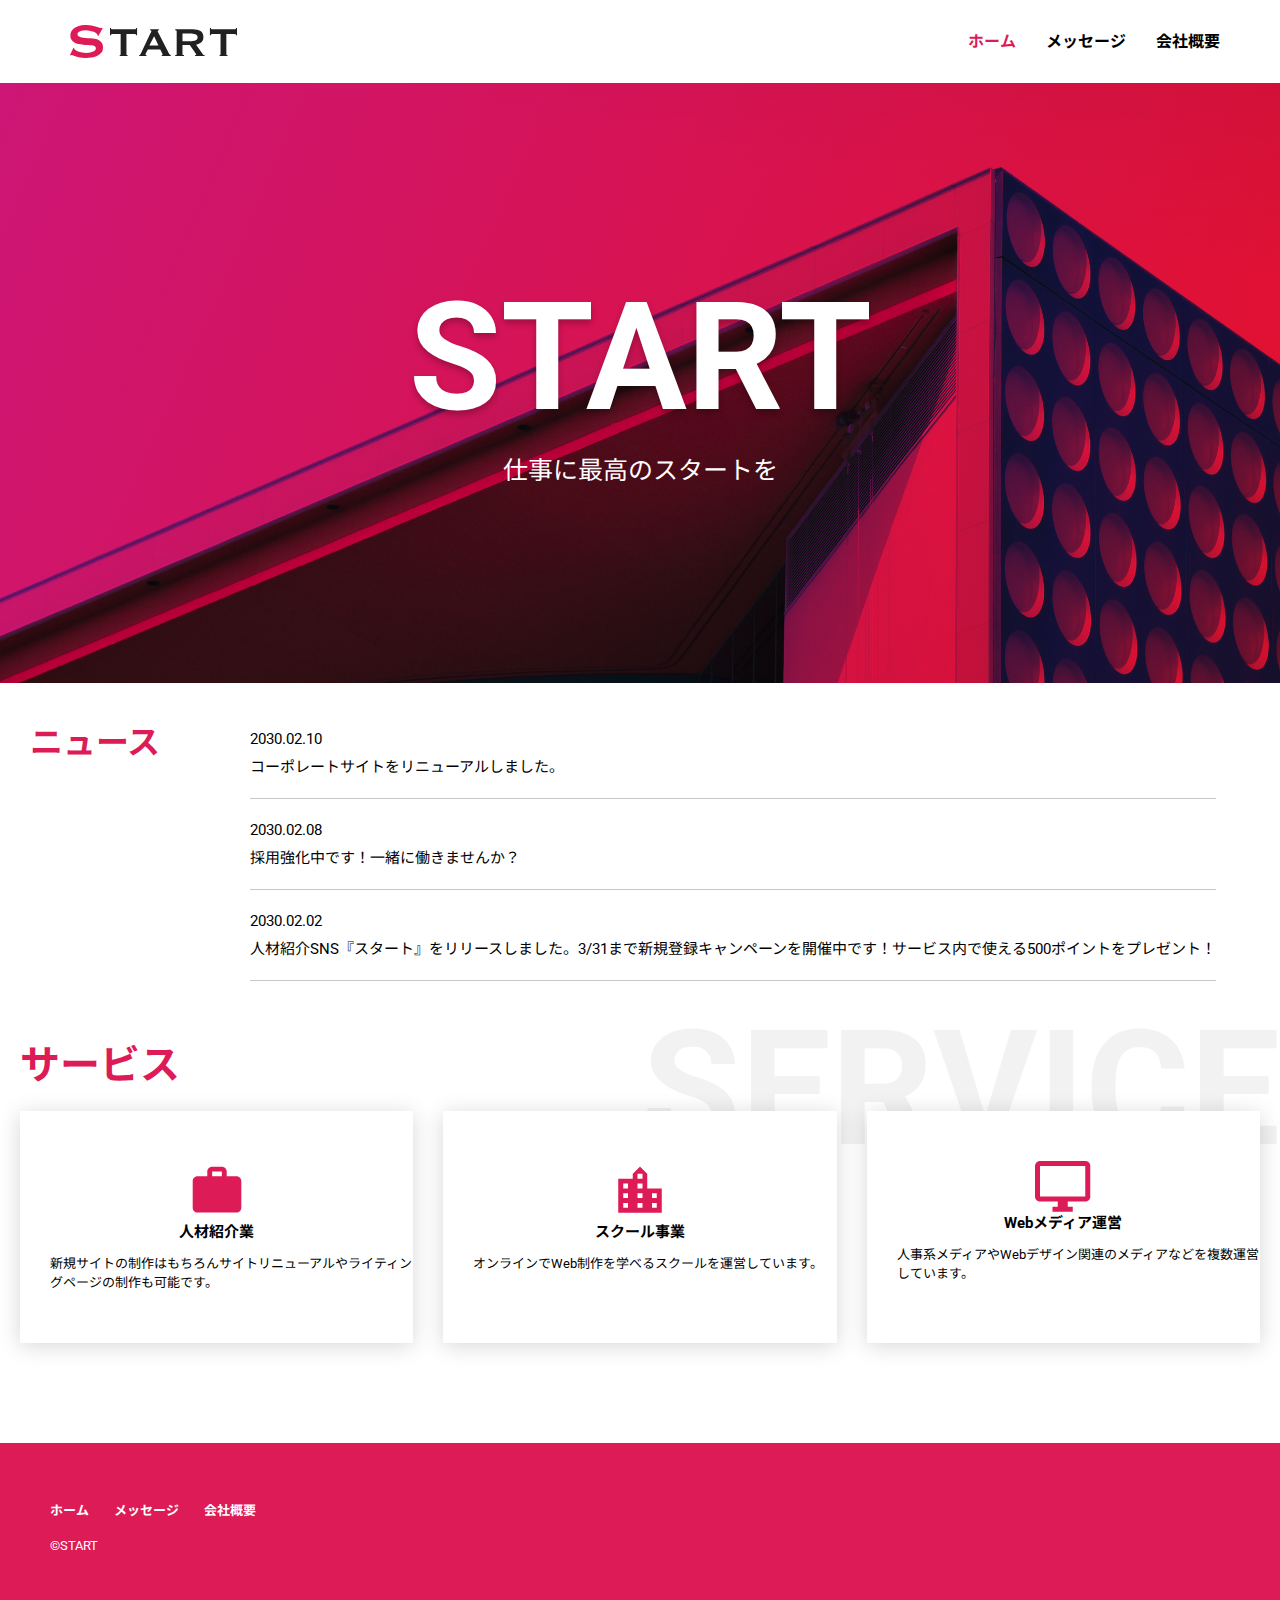
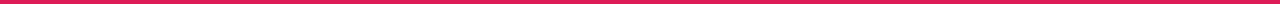
<file: index.html>
<!DOCTYPE html>
<html lang="ja">
  <head>
    <meta charset="UTF-8" />
    <meta name="viewport" content="width=device-width, initial-scale=1.0" />
    <link rel="stylesheet" href="reset.css" />
    <link rel="stylesheet" href="style.css" />
    <link rel="shortcut icon" href="imges/favicon.ico" type="image/x-icon" />
    <link rel="preconnect" href="https://fonts.googleapis.com" />
    <link rel="preconnect" href="https://fonts.gstatic.com" crossorigin />
    <link
      href="https://fonts.googleapis.com/css2?family=Noto+Sans+JP:wght@500;700&family=Roboto:wght@400;700&display=swap"
      rel="stylesheet"
    />
    <title>START</title>
    <script src="js/jquery-3.7.1.min.js"></script>
  </head>
  <body>
    <header class="header">
      <div class="logo">
        <a href="#"><img src="/img/logo.svg" alt="" /></a>
      </div>
      <div id="navArea">
        <div id="nav">
          <ul class="ul-items">
            <li class="list-item">
              <a id="home" class="list-a" href="#">ホーム</a>
            </li>
            <li class="list-item"><a class="list-a" href="html/message.html">メッセージ</a></li>
            <li class="list-item"><a class="list-a" href="#">会社概要</a></li>
          </ul>
        </div>
        <div class="togglebtn">
          <span></span>
          <span></span>
          <span></span>
        </div>
      </div>
    </header>

    <div class="mv">
      <div class="mv__titleArea">
        <h2 class="mv_title">START</h2>
        <div class="subtitle">仕事に最高のスタートを</div>
      </div>
    </div>

    <div class="container">
      <div class="news">
        <div class="Top-title">
          <p>ニュース</p>
        </div>
        <ul class="news-ul">
          <li class="news-item-list">
            <a href="#" class="news-list-link">
              <div class="news-list-date">
                <time datetime="2030-02-10" class="news-time">2030.02.10</time>
              </div>
              <div class="news-title">
                コーポレートサイトをリニューアルしました。
              </div>
            </a>
          </li>
          <li class="news-item-list">
            <a href="#" class="news-list-link">
              <div class="news-list-date">
                <time datetime="2030-02-08" class="news-time">2030.02.08</time>
              </div>
              <div class="news-title">採用強化中です！一緒に働きませんか？</div>
            </a>
          </li>
          <li class="news-item-list">
            <a href="#" class="news-list-link">
              <div class="news-list-date">
                <time datetime="2030-02-02" class="news-time">2030.02.02</time>
              </div>
              <div class="news-title">
                人材紹介SNS『スタート』をリリースしました。3/31まで新規登録キャンペーンを開催中です！サービス内で使える500ポイントをプレゼント！
              </div>
            </a>
          </li>
        </ul>
      </div>
    </div>

    <div class="service">
      <div class="service-heading">
        <p>サービス</p>
      </div>
      <div class="service-list">
        <div class="service-list-item">
          <figure class="service-list__img-wrapper" >
            <img src="img/work_black_24dp.png" alt="">
          </figure>
          <div class="service-item-title">
            <p>人材紹介業</p>
          </div>
          <div class="service-item-subtitle">
            <p>新規サイトの制作はもちろんサイトリニューアルやライティングページの制作も可能です。</p>
          </div>
        </div>
        <div class="service-list-item">
          <figure class="service-list__img-wrapper" >
            <img src="img/location_city_black_24dp.png" alt="">
          </figure>
          <div class="service-item-title">
            <p>スクール事業</p>
          </div>
          <div class="service-item-subtitle">
            <p>オンラインでWeb制作を学べるスクールを運営しています。</p>
          </div>
        </div>
        <div class="service-list-item">
          <figure class="service-list__img-wrapper" >
            <img src="img/media.png" alt="">
          </figure>
          <div class="service-item-title">
            <p>Webメディア運営</p>
          </div>
          <div class="service-item-subtitle">
            <p>人事系メディアやWebデザイン関連のメディアなどを複数運営しています。</p>
          </div>
        </div>
      </div>
    </div>

    <footer class="footer">
      <div class="footer-list">
        <div class="footer-list-item">
          <ul>
            <li class="footer-li"><a href="#">ホーム</a></li>
            <li class="footer-li"><a href="#">メッセージ</a></li>
            <li class="footer-li"><a href="#">会社概要</a></li>
          </ul>
        </div>
      </div>
      <div class="copylight">
        <p class="copylight-p">©START</p>
      </div>
    </footer>

    <script src="js/script.js"></script>
  </body>
</html>
</file>
<file: style.css>
@charset 'UTF-8';

html {
  font-size: 10px;
}

body {
  font-family: "Roboto", "Noto Sans JP", Arial, "Hiragino Kaku Gothic ProN",
  "Hiragino Sans", Meiryo, sans-serif;
}

li {
  list-style: none;
}

a {
  text-decoration: none;
  color: black;
}

.header {
  padding: 20px 25px;
}

.logo {
  width: 17%;
}

#home {
  opacity: 0.6;
}

#nav {
  display: block;
  transform: translateX(100%);
  transition: all 0.3s;
  background-color: #dd1b57;
  position: fixed;
  height: 100%;
  padding: 60px 50px 0px 20px;
  right: -10px;
  top: 0;
}

.togglebtn {
  position: absolute;
  cursor: pointer;
  top: 25px;
  right: 15px;
  width: 30px;
}

.togglebtn span {
  position: absolute;
  display: block;
  left: 0;
  width: 28px;
  height: 2px;
  background-color: #dd1b57;
  transition: all 0.5s;
}

.togglebtn span:nth-child(1) {
  top: 4px;
}

.togglebtn span:nth-child(2) {
  top: 14px;
}

.togglebtn span:nth-child(3) {
  bottom: 4px;
}

.open .togglebtn span {
  background-color: #ffffff;
}

.open #nav {
  display: block;
  transform: translateX(0);
  transition: all 0.3s;
  background-color: #dd1b57;
  position: fixed;
  height: 100%;
  padding: 60px 50px 0px 20px;
  right: 0;
  top: 0;
}

.open .togglebtn span:nth-child(1) {
  opacity: 0;
}

.open .togglebtn span:nth-child(2) {
  transform: rotate(-45deg) translateX(15px);
}

.open .togglebtn span:nth-child(3) {
  transform: rotate(45deg)translateX(15px);
}

.list-a {
  color: #ffffff;
  font-size: 1.6rem;
  font-weight: bold;
}

.ul-items {
  display: flex;
  flex-direction: column;
  row-gap: 20px;
}

.mv {
  background-image: url(img/sp/sp_mv.jpg);
  background-repeat: no-repeat;
  background-position: center center;
  background-size: cover;
  height: 460px;
  display: flex;
  flex-direction: column;
  justify-content: center;
  align-items: center;
  color: #ffffff;
  margin-bottom: 35px;
}

.mv_title {
  text-shadow: 0 4px 6px rgb(0 0 0 / 25%);
  font-size: 8rem;
  align-items: center;
}

.subtitle {
  display: flex;
  justify-content: center;
  font-size: 2rem;
}

.news {
  padding: 0 20px;
  display: flex;
  flex-direction: column;
}

.Top-title {
  font-size: 3.3rem;
  font-weight: bold;
  color: #dd1b57;
}

.news-ul {
  padding: 0;
}

.news-list-date {
  font-size: 1.5rem;
  margin-bottom: 5px;
}

.news-title {
  font-size: 1.5rem;
  padding-bottom: 20px;
}

.news-item-list {
  margin: 20px 0;
  border-bottom: 1px rgb(199, 199, 199) solid;
}

.news-click .news-list-link:nth-child(1) {
  color: #dd1b57;
}

.service {
  margin-top: 25px;
  padding: 0 20px;
}

.service-list {
  display: grid;
  grid-template-columns: 1fr;
  row-gap: 20px;
  padding-top: 15px;
}

.service-list-item {
  background-color: #ffffff;
  padding: 50px 0;
  display: flex;
  flex-direction: column;
  align-items: center;
  box-shadow: 0 3px 21px rgba(0, 0, 0, 0.16);
}

.service-heading {
  font-size: 4rem;
  font-weight: bold;
  color: #dd1b57;
}

.service-heading::before {
  content: "SERVICE";
  color: #f2f2f2;
  font-size: 7rem;
  top: 97rem;
  right: 0;
  z-index: -1;
  position: absolute;

}

.service-item-title {
  font-size: 1.5rem;
  font-weight: bold;
  text-align: left;
  padding-bottom: 10px;
}

.service-item-subtitle {
  padding-left: 30px;
  font-size: 1.3rem;
  text-align: left; /* テキストを左寄せ */
  width: 100%; /* 幅を100%にすることで、全体が左寄せされる */
}

.footer {
  background-color: #dd1b57;
  margin-top: 60px;
  padding: 25px 0;
  color: #ffffff;
  padding-left: 20px;
}

.footer-list-item {
  font-size: 1.3rem;
  font-weight: bold;
}

.footer-list-item ul {
  display: flex;
  flex-direction: row;
  column-gap: 25px;
  padding: 0;
}

.footer-list-item ul li a {
  color: #ffffff;
}

.copylight .copylight-p {
  font-size: 1.3rem;
  padding: 3px 0;
}

@media (min-width: 768px) {
  .logo {
    width: 100%;
  }

  .open #nav {
    background-color: transparent;
  }

  #home {
    opacity: 1;
    color: #dd1b57;
  }

  .header {
    display: flex;
    align-items: center;
    justify-content: space-between;
    padding: 25px 70px;
  }

  .btn-menu {
    display: none;
  }

  #nav {
    transform: translateX(0);
    padding: 0;
    position: relative;
    background-color: transparent; /* PC版ではnavの背景を消す */
  }

  .togglebtn {
    display: none;
  }

  .ul-items {
    display: flex;
    margin: 0;
    column-gap: 30px;
    font-size: 1.7rem;
    flex-direction: row;
    white-space: nowrap;
  }

  .list-a {
    color: black;
  }

  .mv {
    display: flex;
    justify-content: center;
    background-size: cover;
    background-image: url(img/pc_bg_mv.png);
    background-repeat: no-repeat;
    background-position: center center;
    height: 600px;
    align-items: center;
  }

  .mv__titleArea {
    text-align: center;
  }

  .mv_title {
    color: #ffffff;
    font-weight: bold;
    font-size: 15rem;
    line-height: 1;
    margin-bottom: 25px;
    text-shadow: 0 4px 6px rgb(0 0 0 / 25%);
  }

  .subtitle {
    line-height: 1;
    color: #ffffff;
    font-size: 2.5rem;
  }

  .news {
    display: flex;
    flex-direction: row;
    column-gap: 90px;
    padding-left: 30px;
    padding-right: 30px;
  }

  .Top-title {
    white-space: nowrap;
  }

  .news-item-list:nth-child(1) {
    margin-top: 0;
  }

  .service-list {
    display: grid;
    column-gap: 30px;
    grid-template-columns: repeat(3, 1fr);
  }

  .service-list-item {
    background-color: #ffffff;
  }

  .service-heading::before {
    top: 97rem;
    font-size: 16rem;
    z-index: -10;
  }

  .footer {
    margin-top: 100px;
    padding: 45px 50px;
  }

}
</file>
